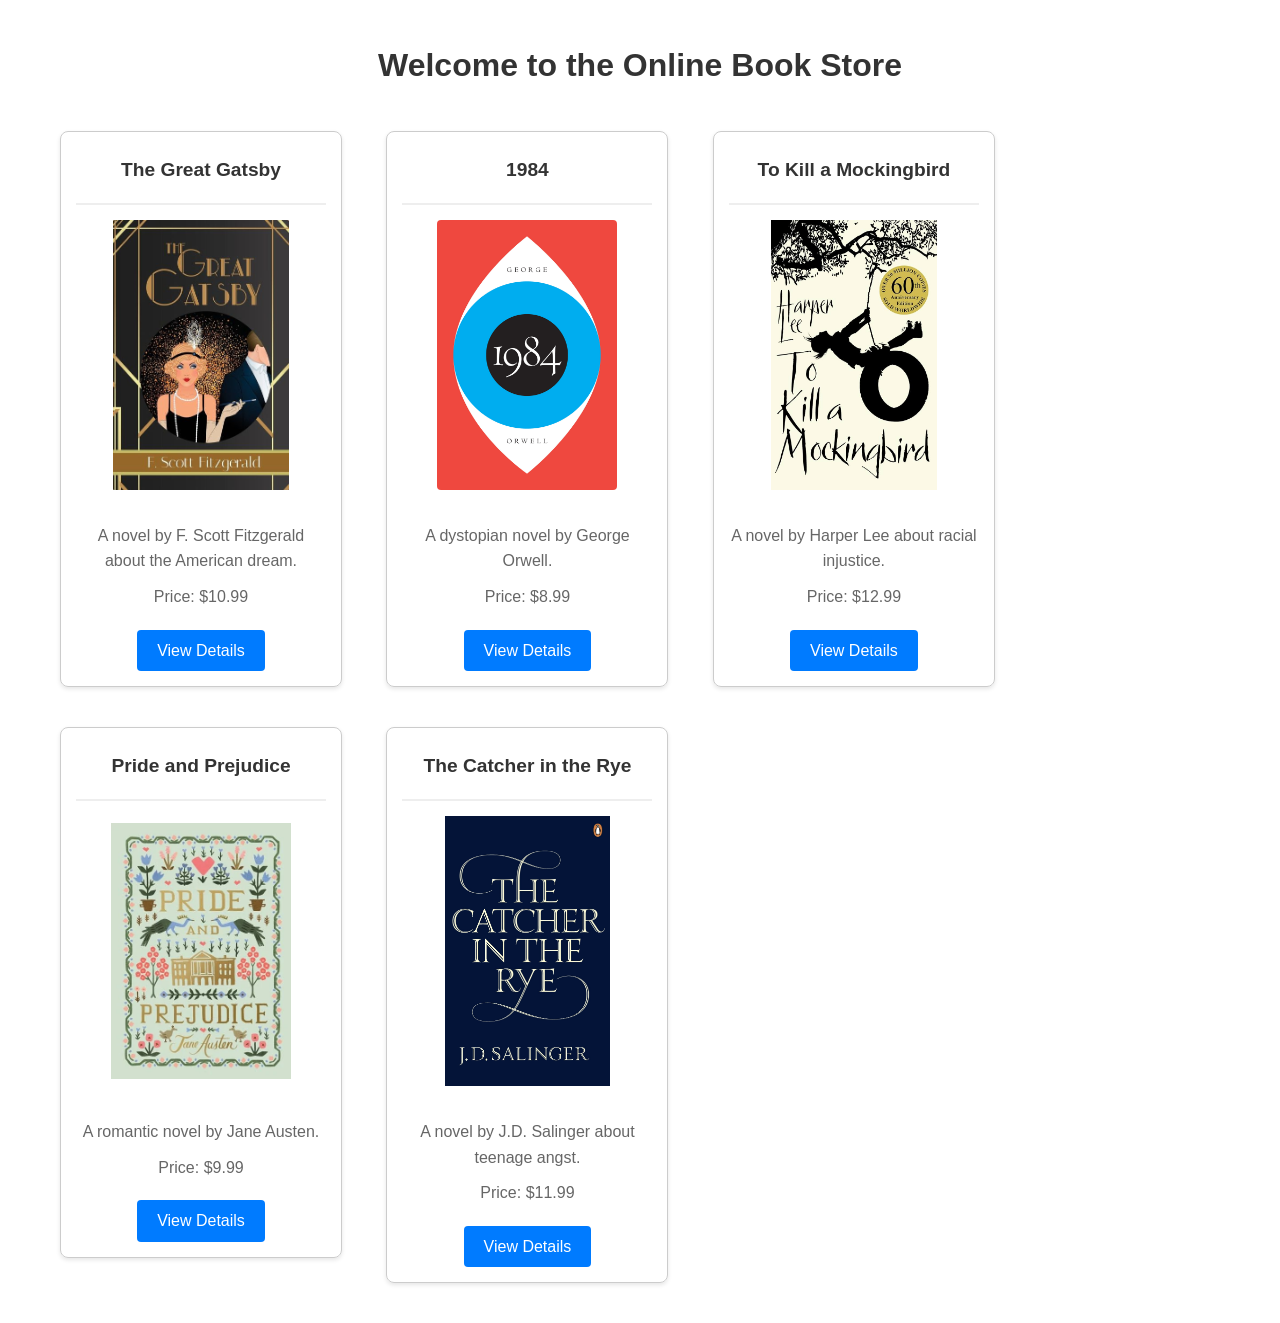
<file: index.html>
<!DOCTYPE html>
<html lang="en">

<head>
    <meta charset="UTF-8">
    <title>Online Book Store</title>
    <link rel="stylesheet" href="styles.css">
</head>

<body>
    <h1>Welcome to the Online Book Store</h1>
    <div class="item">
        <h2>The Great Gatsby</h2>
        <img src="assets/great_gatsby.jpg" alt="The Great Gatsby">
        <p>A novel by F. Scott Fitzgerald about the American dream.</p>
        <p>Price: $10.99</p>
        <a href="book1.html">View Details</a>
    </div>
    <div class="item">
        <h2>1984</h2>
        <img src="assets/1984.jpg" alt="1984">
        <p>A dystopian novel by George Orwell.</p>
        <p>Price: $8.99</p>
        <a href="book2.html">View Details</a>
    </div>
    <div class="item">
        <h2>To Kill a Mockingbird</h2>
        <img src="assets/to_kill_a_mockingbird.jpg" alt="To Kill a Mockingbird">
        <p>A novel by Harper Lee about racial injustice.</p>
        <p>Price: $12.99</p>
        <a href="book3.html">View Details</a>
    </div>
    <div class="item">
        <h2>Pride and Prejudice</h2>
        <img src="assets\pride_and_prejudice.webp" alt="Pride and Prejudice">
        <p>A romantic novel by Jane Austen.</p>
        <p>Price: $9.99</p>
        <a href="book4.html">View Details</a>
    </div>
    <div class="item">
        <h2>The Catcher in the Rye</h2>
        <img src="assets/the_catcher_in_the_rye.jpg" alt="The Catcher in the Rye">
        <p>A novel by J.D. Salinger about teenage angst.</p>
        <p>Price: $11.99</p>
        <a href="book5.html">View Details</a>
    </div>
</body>

</html>
</file>
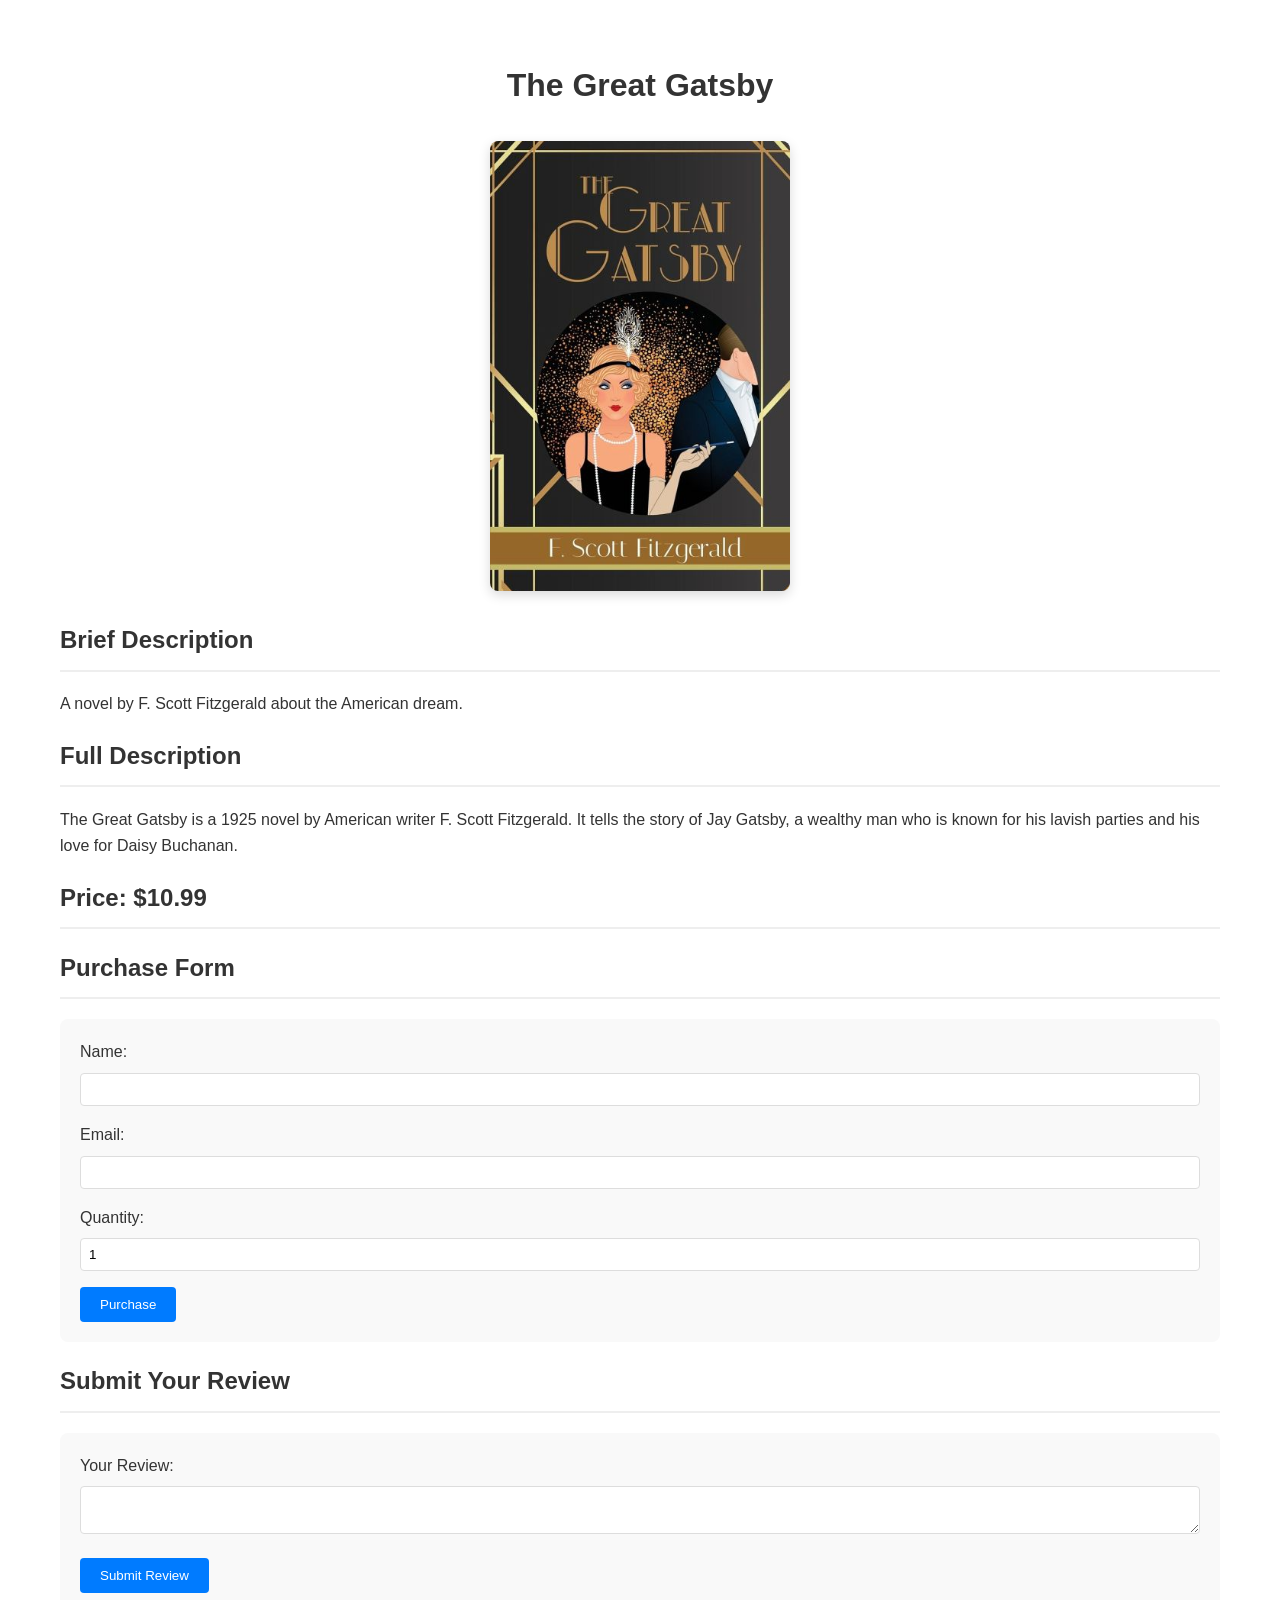
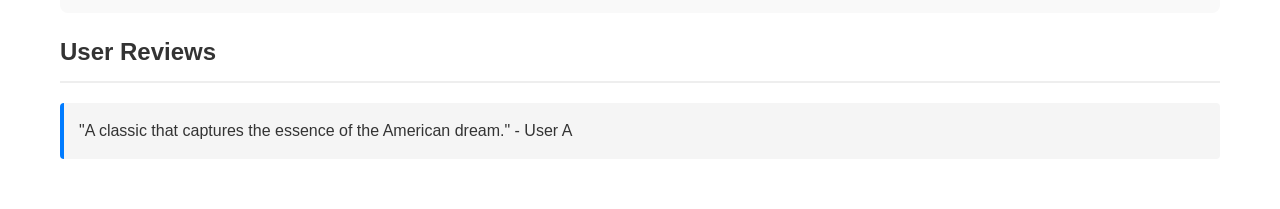
<file: book1.html>
<!DOCTYPE html>
<html lang="en">

<head>
    <meta charset="UTF-8">
    <title>The Great Gatsby - Book Details</title>
    <link rel="stylesheet" href="styles.css">
    <script src="script.js"></script>
</head>

<body>
    <div class="container">
        <h1>The Great Gatsby</h1>
        <img src="assets/great_gatsby.jpg" alt="The Great Gatsby">
        <h2>Brief Description</h2>
        <p>A novel by F. Scott Fitzgerald about the American dream.</p>
        <h2>Full Description</h2>
        <p>The Great Gatsby is a 1925 novel by American writer F. Scott Fitzgerald. It tells the story of Jay Gatsby, a
            wealthy man who is known for his lavish parties and his love for Daisy Buchanan.</p>
        <h2>Price: $10.99</h2>

        <h2>Purchase Form</h2>
        <form id="purchaseForm">
            <label for="name">Name:</label>
            <input type="text" id="nameInput" name="name" required>
            <label for="email">Email:</label>
            <input type="email" id="email" name="email" required>
            <label for="quantity">Quantity:</label>
            <input type="number" id="quantity" name="quantity" min="1" value="1" required>
            <input type="submit" value="Purchase">
        </form>

        <h2>Submit Your Review</h2>
        <form id="reviewForm">
            <label for="review">Your Review:</label>
            <textarea id="reviewInput" name="review" required></textarea>
            <input type="submit" value="Submit Review">
        </form>

        <h2>User Reviews</h2>
        <div id="reviewContainer">
            <div class="review">"A classic that captures the essence of the American dream." - User A</div>
        </div>
    </div>
</body>

</html>
</file>
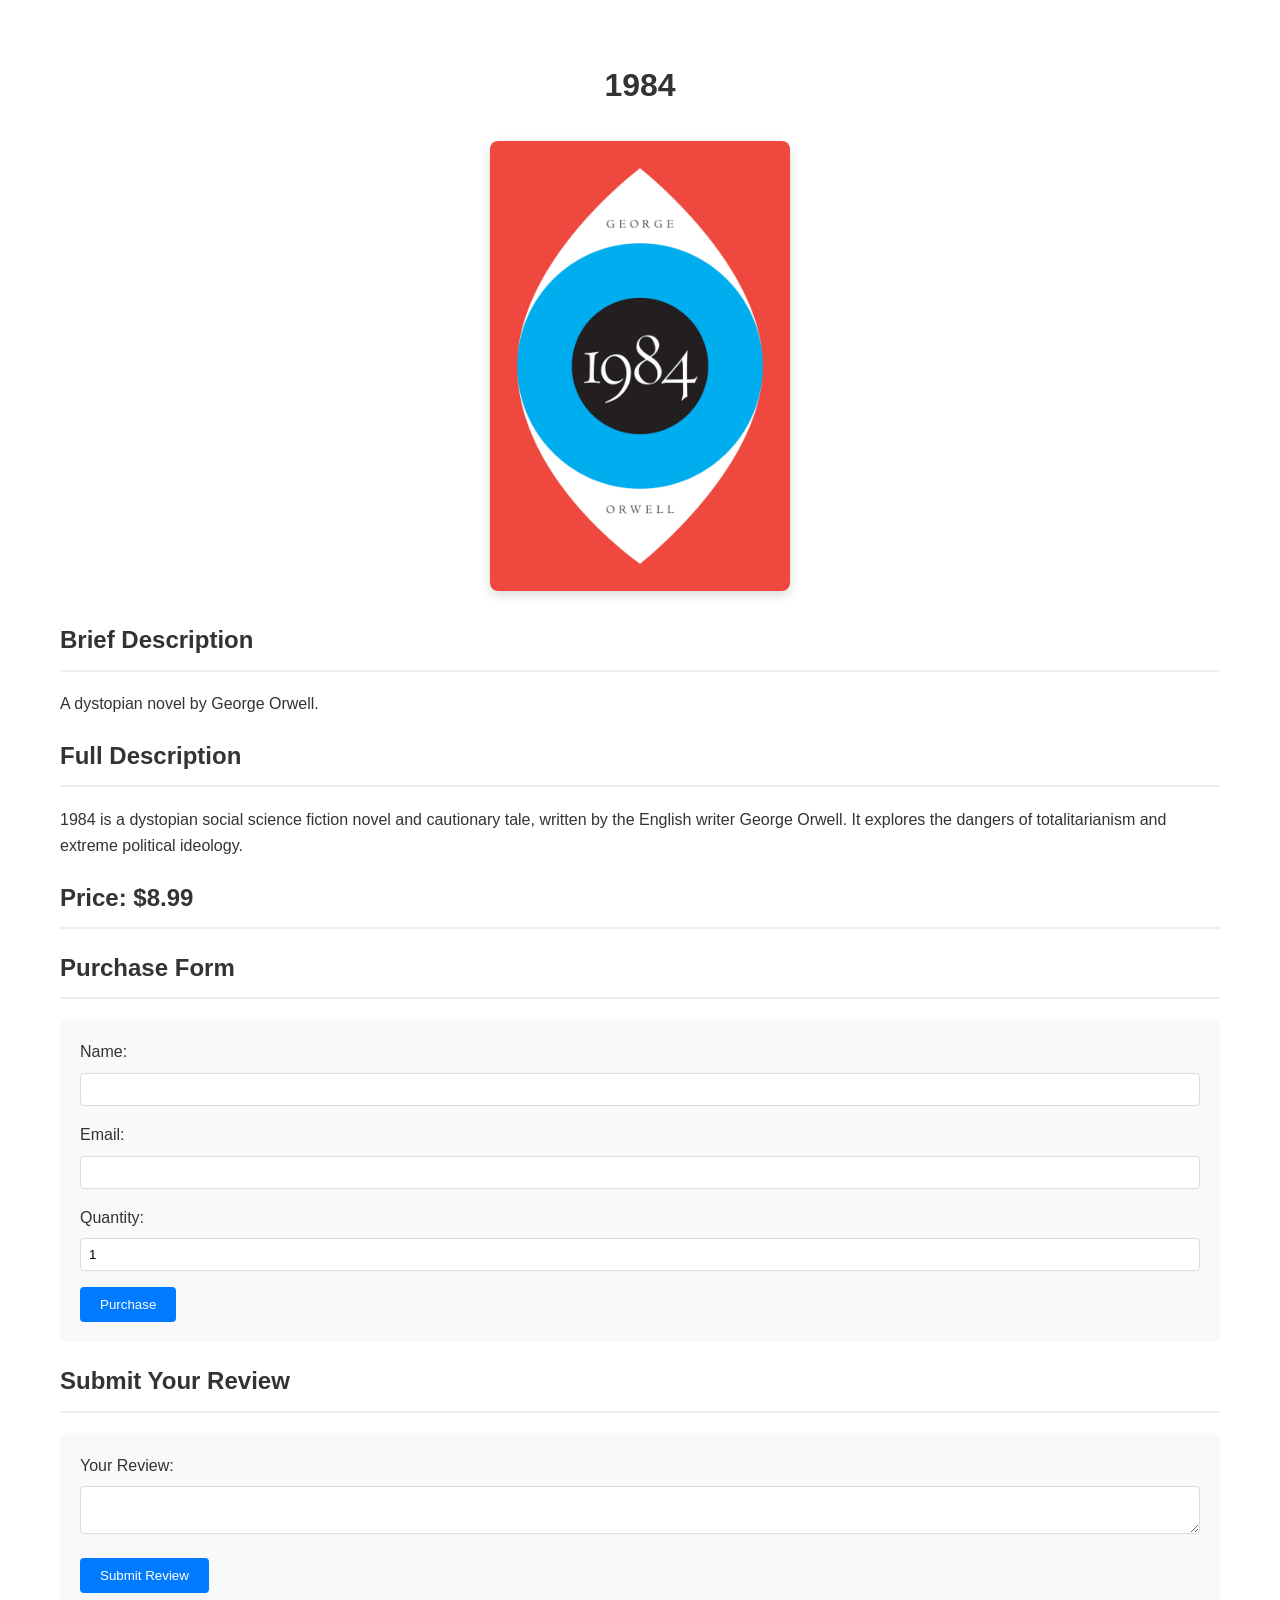
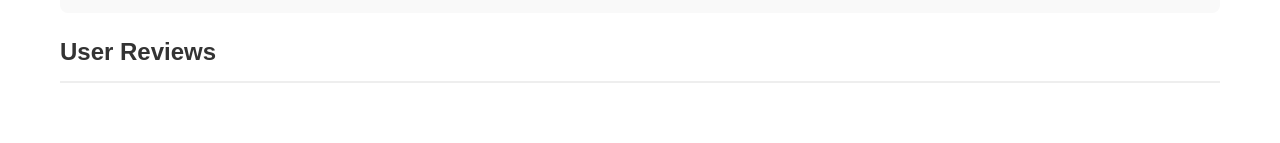
<file: book2.html>
<!DOCTYPE html>
<html lang="en">

<head>
    <meta charset="UTF-8">
    <title>1984 - Book Details</title>
    <link rel="stylesheet" href="styles.css">
    <script src="script.js"></script>
</head>

<body>
    <div class="container">
        <h1>1984</h1>
        <img src="assets/1984.jpg" alt="1984">
        <h2>Brief Description</h2>
        <p>A dystopian novel by George Orwell.</p>
        <h2>Full Description</h2>
        <p>1984 is a dystopian social science fiction novel and cautionary tale, written by the English writer George
            Orwell. It explores the dangers of totalitarianism and extreme political ideology.</p>
        <h2>Price: $8.99</h2>

        <h2>Purchase Form</h2>
        <form id="purchaseForm">
            <label for="name">Name:</label>
            <input type="text" id="nameInput" name="name" required>
            <label for="email">Email:</label>
            <input type="email" id="email" name="email" required>
            <label for="quantity">Quantity:</label>
            <input type="number" id="quantity" name="quantity" min="1" value="1" required>
            <input type="submit" value="Purchase">
        </form>

        <h2>Submit Your Review</h2>
        <form id="reviewForm">
            <label for="review">Your Review:</label>
            <textarea id="reviewInput" name="review" required></textarea>
            <input type="submit" value="Submit Review">
        </form>

        <h2>User Reviews</h2>
        <div id="reviewContainer">
        </div>
    </div>
</body>

</html>
</file>
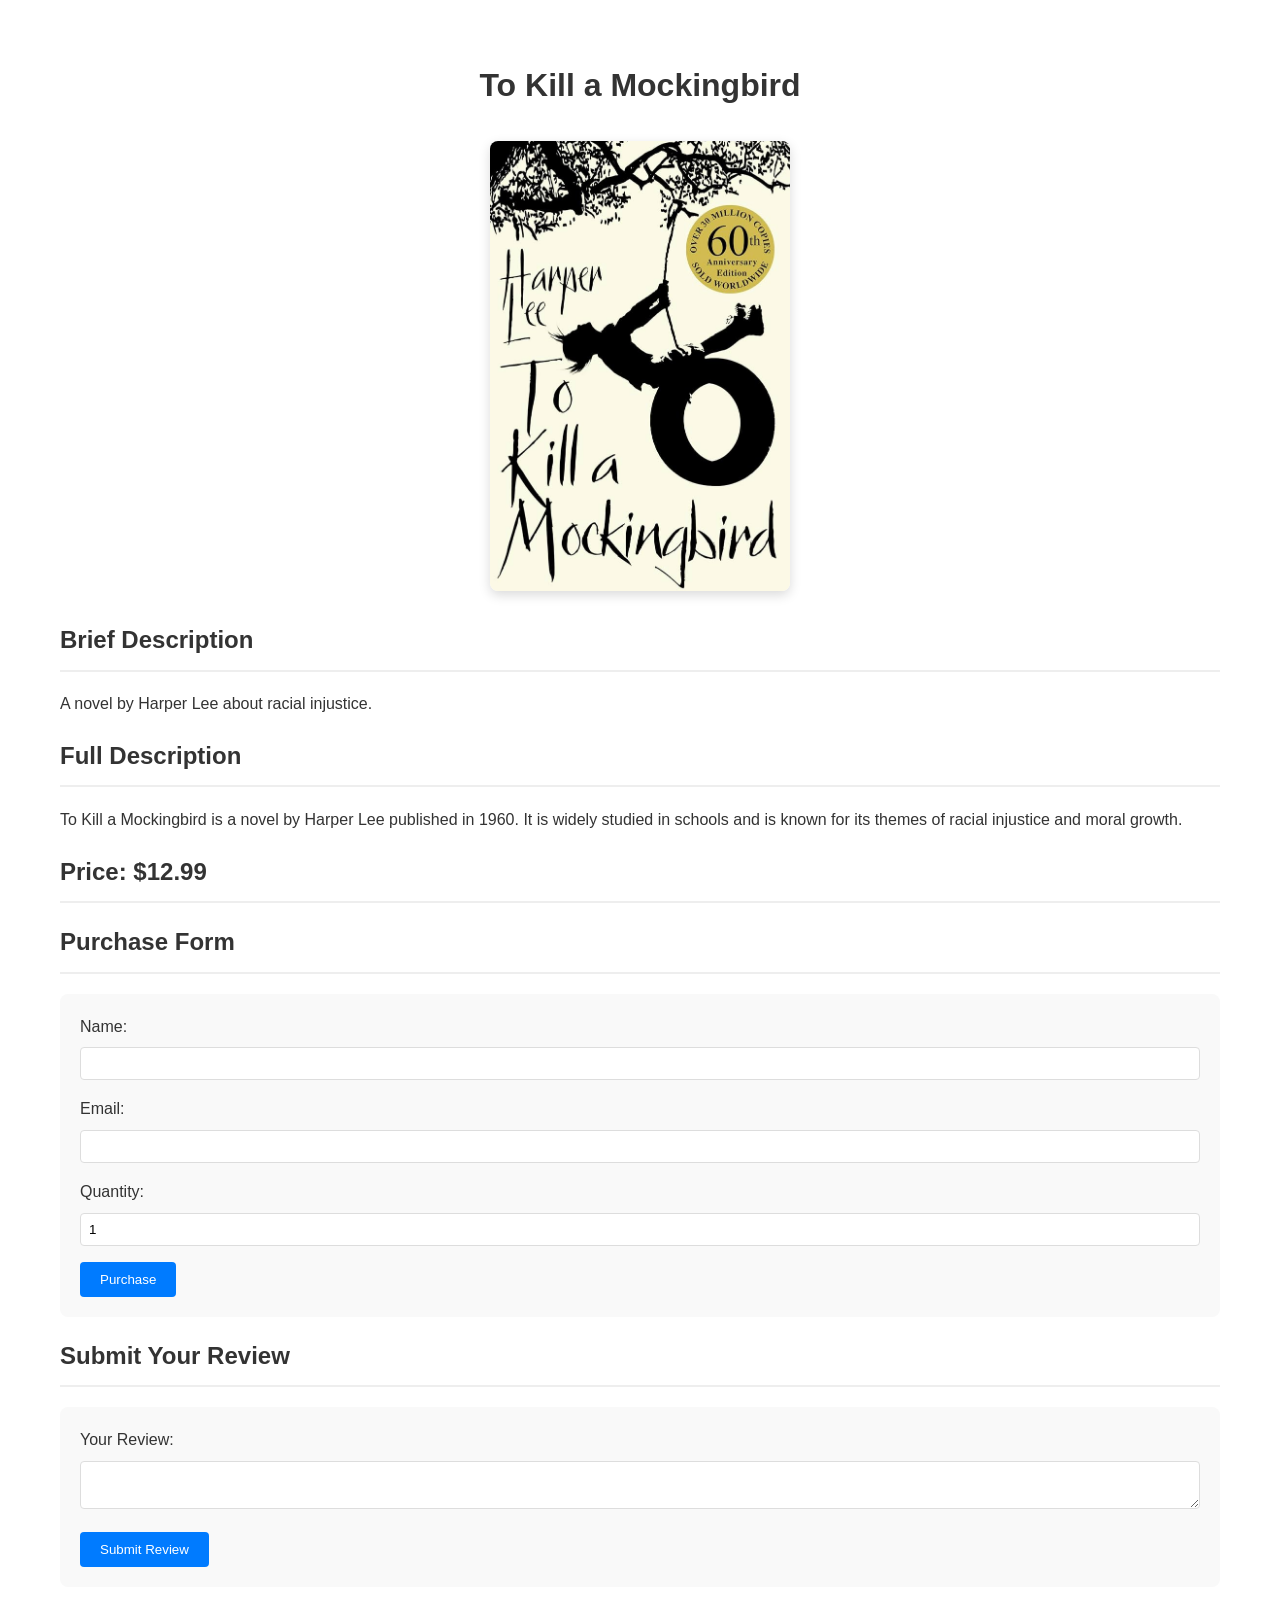
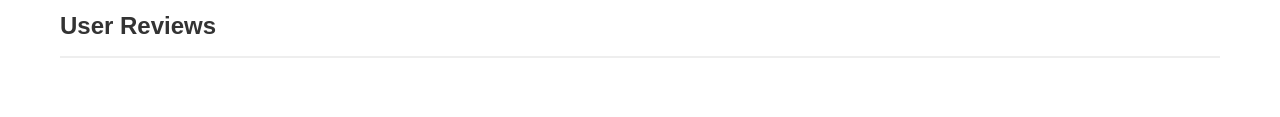
<file: book3.html>
<!DOCTYPE html>
<html lang="en">

<head>
    <meta charset="UTF-8">
    <title>To Kill a Mockingbird - Book Details</title>
    <link rel="stylesheet" href="styles.css">
    <script src="script.js"></script>
</head>

<body>
    <div class="container">
        <h1>To Kill a Mockingbird</h1>
        <img src="assets/to_kill_a_mockingbird.jpg" alt="To Kill a Mockingbird">
        <h2>Brief Description</h2>
        <p>A novel by Harper Lee about racial injustice.</p>
        <h2>Full Description</h2>
        <p>To Kill a Mockingbird is a novel by Harper Lee published in 1960. It is widely studied in schools and is
            known for its themes of racial injustice and moral growth.</p>
        <h2>Price: $12.99</h2>

        <h2>Purchase Form</h2>
        <form id="purchaseForm">
            <label for="name">Name:</label>
            <input type="text" id="nameInput" name="name" required>
            <label for="email">Email:</label>
            <input type="email" id="email" name="email" required>
            <label for="quantity">Quantity:</label>
            <input type="number" id="quantity" name="quantity" min="1" value="1" required>
            <input type="submit" value="Purchase">
        </form>

        <h2>Submit Your Review</h2>
        <form id="reviewForm">
            <label for="review">Your Review:</label>
            <textarea id="reviewInput" name="review" required></textarea>
            <input type="submit" value="Submit Review">
        </form>

        <h2>User Reviews</h2>
        <div id="reviewContainer">
        </div>
    </div>
</body>

</html>
</file>
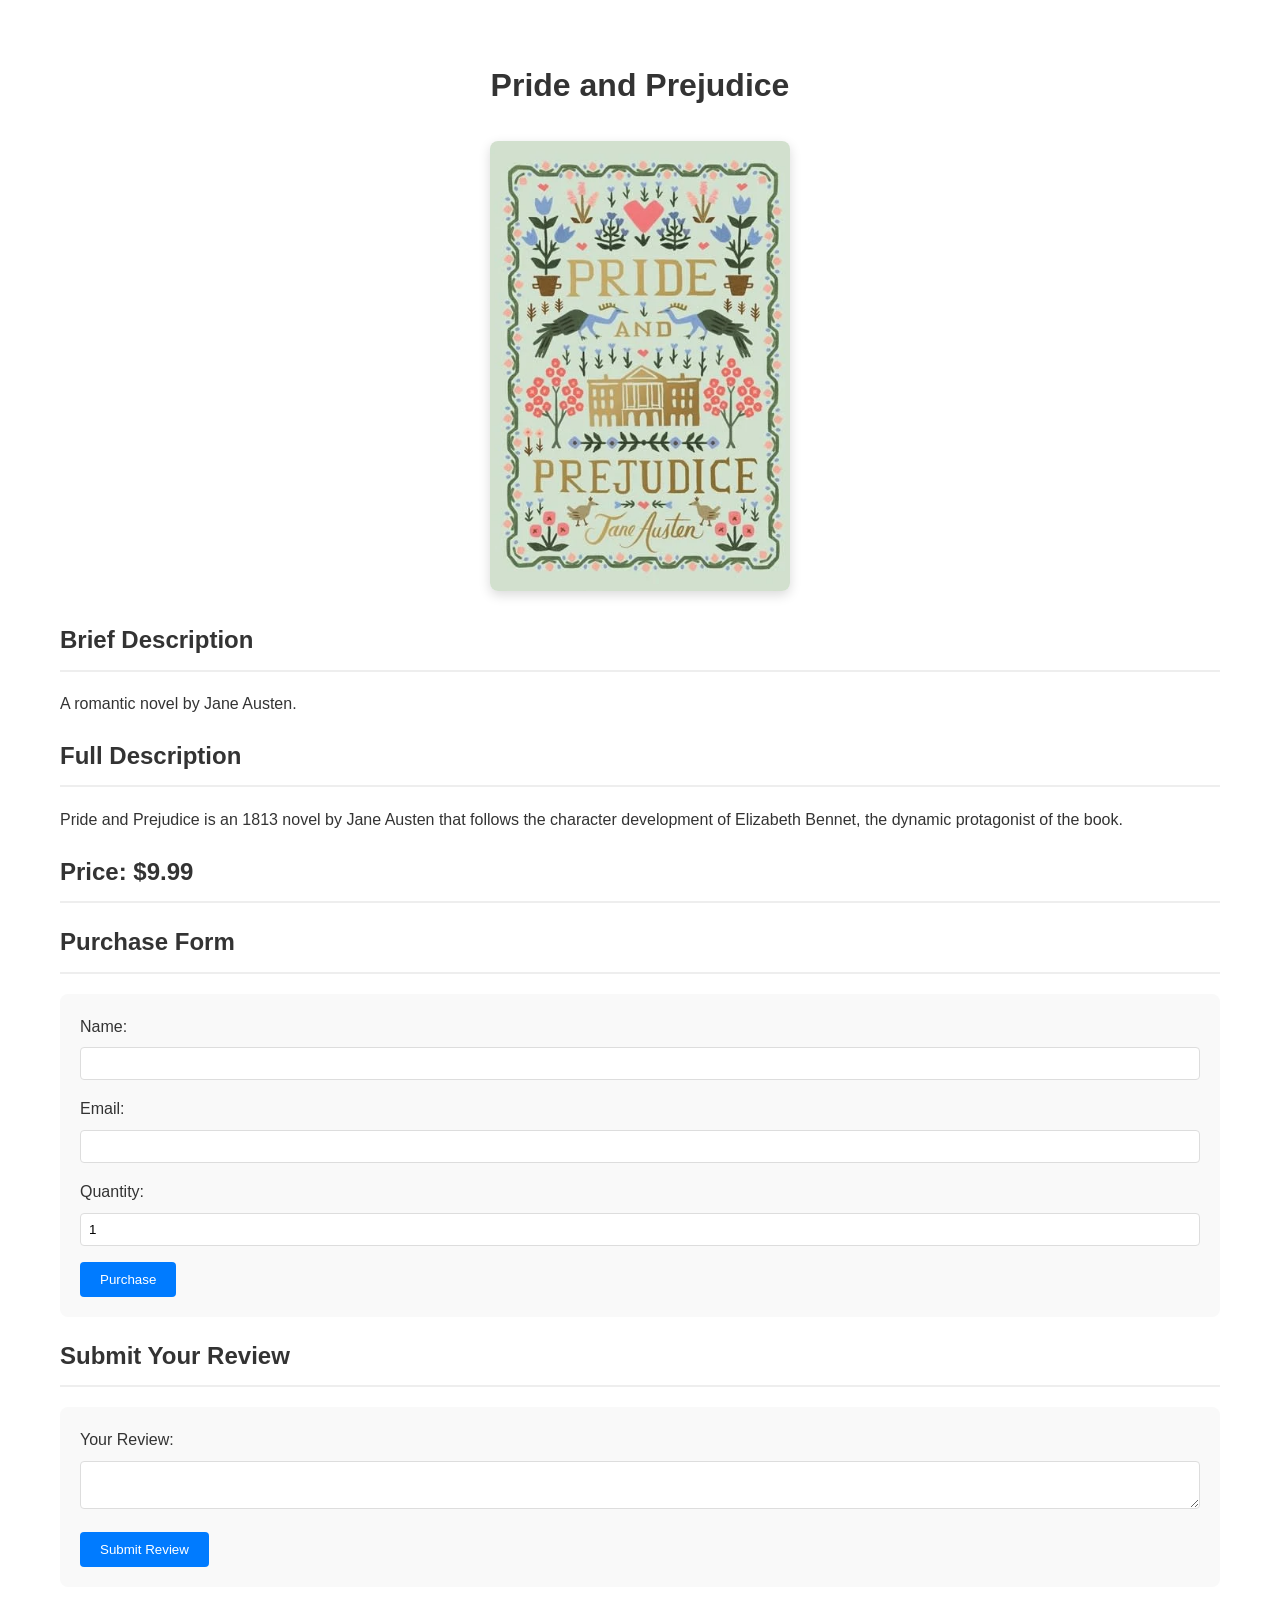
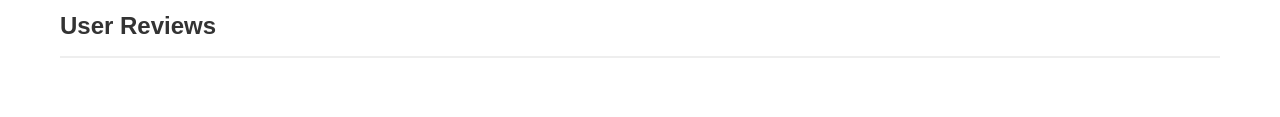
<file: book4.html>
<!DOCTYPE html>
<html lang="en">

<head>
    <meta charset="UTF-8">
    <title>Pride and Prejudice - Book Details</title>
    <link rel="stylesheet" href="styles.css">
    <script src="script.js"></script>
</head>

<body>
    <div class="container">
        <h1>Pride and Prejudice</h1>
        <img src="assets/pride_and_prejudice.webp" alt="Pride and Prejudice">
        <h2>Brief Description</h2>
        <p>A romantic novel by Jane Austen.</p>
        <h2>Full Description</h2>
        <p>Pride and Prejudice is an 1813 novel by Jane Austen that follows the character development of Elizabeth
            Bennet, the dynamic protagonist of the book.</p>
        <h2>Price: $9.99</h2>

        <h2>Purchase Form</h2>
        <form id="purchaseForm">
            <label for="name">Name:</label>
            <input type="text" id="nameInput" name="name" required>
            <label for="email">Email:</label>
            <input type="email" id="email" name="email" required>
            <label for="quantity">Quantity:</label>
            <input type="number" id="quantity" name="quantity" min="1" value="1" required>
            <input type="submit" value="Purchase">
        </form>

        <h2>Submit Your Review</h2>
        <form id="reviewForm">
            <label for="review">Your Review:</label>
            <textarea id="reviewInput" name="review" required></textarea>
            <input type="submit" value="Submit Review">
        </form>

        <h2>User Reviews</h2>
        <div id="reviewContainer">
        </div>
    </div>
</body>

</html>
</file>
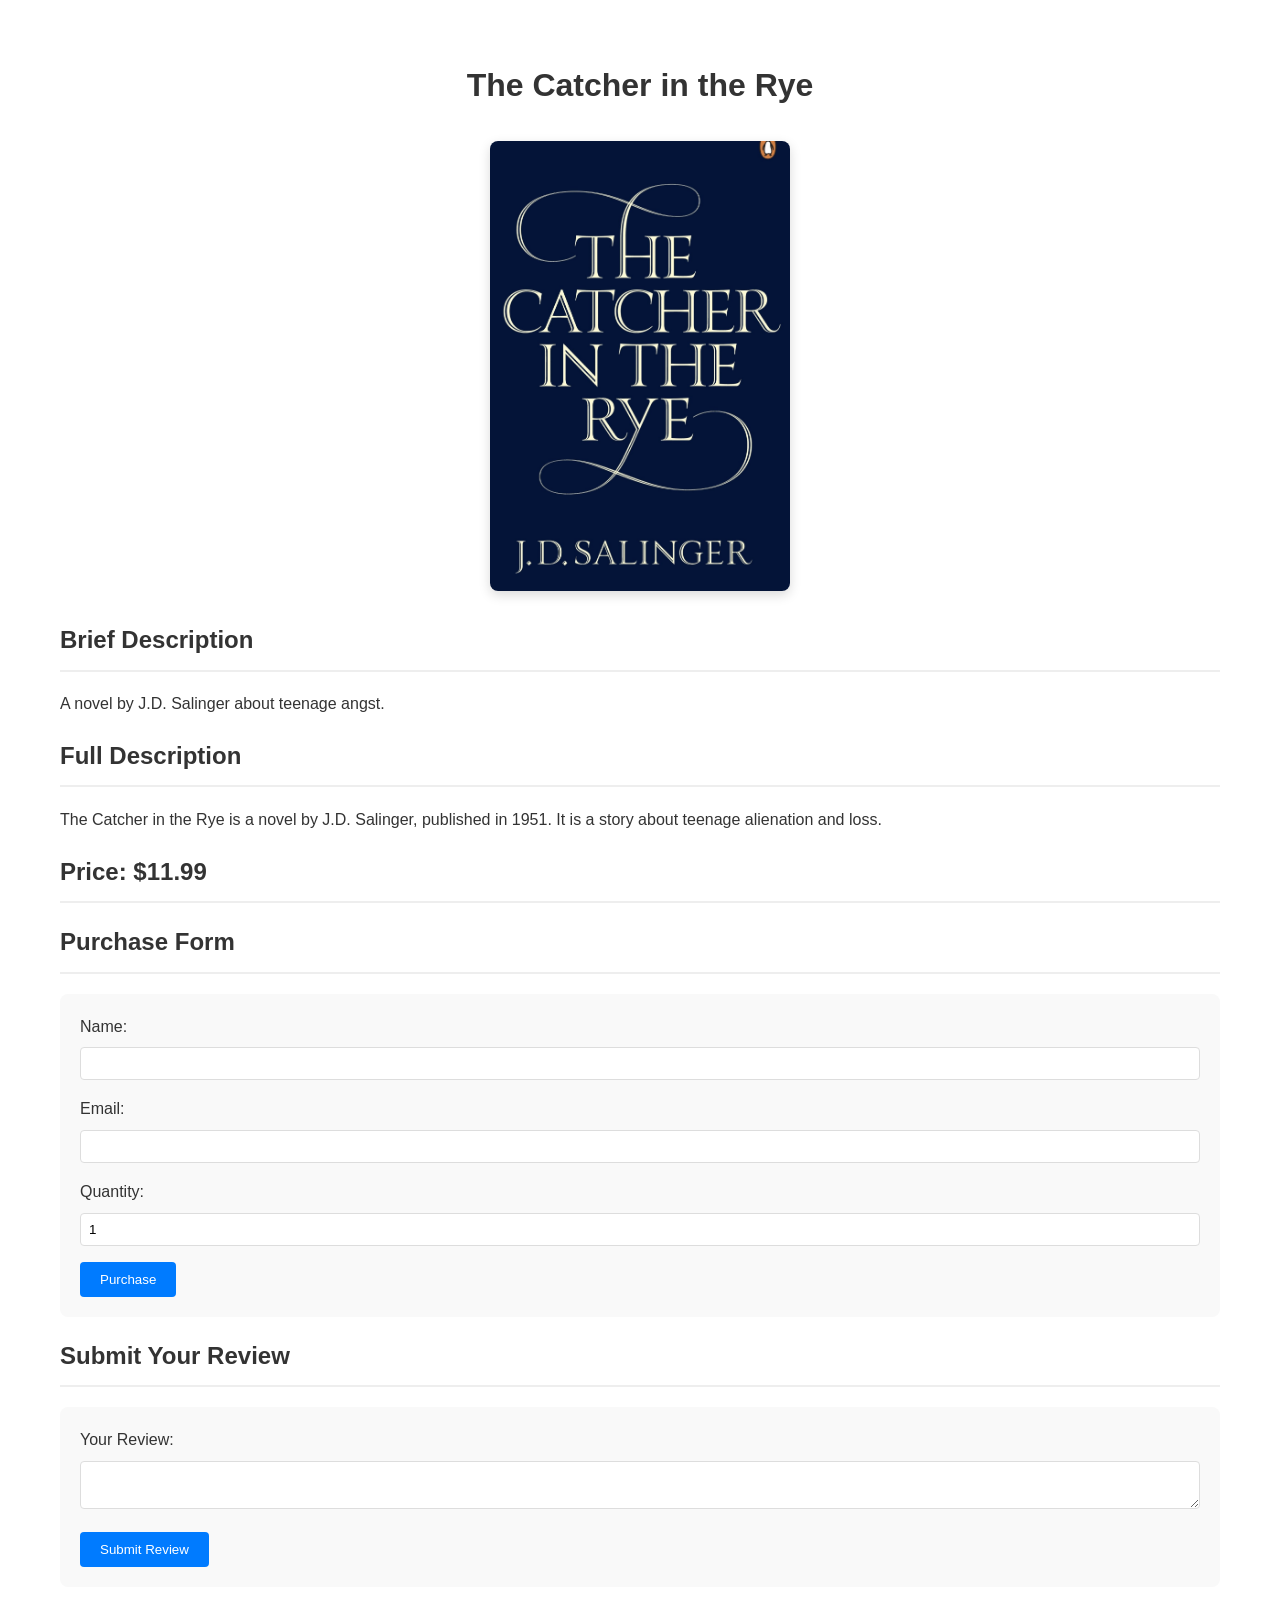
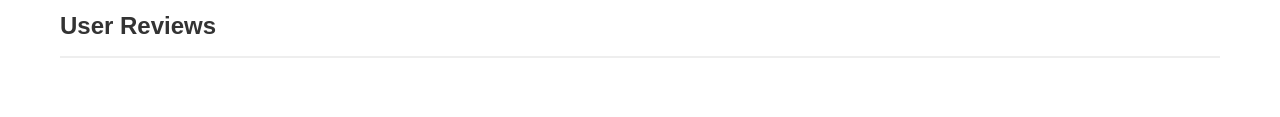
<file: book5.html>
<!DOCTYPE html>
<html lang="en">

<head>
    <meta charset="UTF-8">
    <title>The Catcher in the Rye - Book Details</title>
    <link rel="stylesheet" href="styles.css">
    <script src="script.js"></script>
</head>

<body>
    <div class="container">
        <h1>The Catcher in the Rye</h1>
        <img src="assets\the_catcher_in_the_rye.jpg" alt="The Catcher in the Rye">
        <h2>Brief Description</h2>
        <p>A novel by J.D. Salinger about teenage angst.</p>
        <h2>Full Description</h2>
        <p>The Catcher in the Rye is a novel by J.D. Salinger, published in 1951. It is a story about teenage alienation
            and loss.</p>
        <h2>Price: $11.99</h2>

        <h2>Purchase Form</h2>
        <form id="purchaseForm">
            <label for="name">Name:</label>
            <input type="text" id="nameInput" name="name" required>
            <label for="email">Email:</label>
            <input type="email" id="email" name="email" required>
            <label for="quantity">Quantity:</label>
            <input type="number" id="quantity" name="quantity" min="1" value="1" required>
            <input type="submit" value="Purchase">
        </form>

        <h2>Submit Your Review</h2>
        <form id="reviewForm">
            <label for="review">Your Review:</label>
            <textarea id="reviewInput" name="review" required></textarea>
            <input type="submit" value="Submit Review">
        </form>

        <h2>User Reviews</h2>
        <div id="reviewContainer">
        </div>
    </div>
</body>

</html>
</file>
<file: styles.css>
/* Global styles */
body {
    font-family: Arial, sans-serif;
    max-width: 1200px;
    margin: 0 auto;
    padding: 20px;
    line-height: 1.6;
    color: #333;
}

/* Container styles */
.container {
    max-width: 1200px;
    margin: 0 auto;
    padding: 20px;
}

/* Book item styles (for index page) */
.item {
    margin: 20px;
    border: 1px solid #ccc;
    border-radius: 8px;
    padding: 15px;
    display: inline-block;
    width: 250px;
    text-align: center;
    vertical-align: top;
    box-shadow: 0 2px 4px rgba(0, 0, 0, 0.1);
    transition: transform 0.2s;
}

.item:hover {
    transform: translateY(-5px);
    box-shadow: 0 4px 8px rgba(0, 0, 0, 0.2);
}

.item h2 {
    margin: 0 0 15px 0;
    font-size: 1.2em;
    color: #333;
    height: 2.4em;
    display: flex;
    align-items: center;
    justify-content: center;
}

.item img {
    width: 180px;
    height: 270px;
    object-fit: scale-down;
    margin-bottom: 15px;
    border-radius: 4px;
}

.item p {
    margin: 10px 0;
    color: #666;
}

.item a {
    display: inline-block;
    background-color: #007bff;
    color: white;
    padding: 8px 20px;
    text-decoration: none;
    border-radius: 4px;
    margin-top: 10px;
    transition: background-color 0.2s;
}

.item a:hover {
    background-color: #0056b3;
}

/* Book detail page styles */
.book-detail {
    max-width: 800px;
    margin: 0 auto;
    padding: 20px;
}

.book-detail img {
    max-width: 300px;
    height: auto;
    display: block;
    margin: 20px auto;
    border-radius: 8px;
    box-shadow: 0 4px 8px rgba(0, 0, 0, 0.1);
}

/* Form styles */
form {
    margin: 20px 0;
    padding: 20px;
    background: #f9f9f9;
    border-radius: 8px;
}

input[type="text"],
input[type="email"],
input[type="number"],
textarea {
    width: 100%;
    padding: 8px;
    margin: 8px 0 16px;
    border: 1px solid #ddd;
    border-radius: 4px;
    box-sizing: border-box;
}

input[type="submit"] {
    background-color: #007bff;
    color: white;
    padding: 10px 20px;
    border: none;
    border-radius: 4px;
    cursor: pointer;
    transition: background-color 0.2s;
}

input[type="submit"]:hover {
    background-color: #0056b3;
}

/* Review styles */
.review {
    background: #f5f5f5;
    padding: 15px;
    margin: 10px 0;
    border-radius: 4px;
    border-left: 4px solid #007bff;
}

/* Navigation */
.back-link {
    display: inline-block;
    margin: 20px 0;
    color: #007bff;
    text-decoration: none;
}

.back-link:hover {
    text-decoration: underline;
}

/* Headings */
h1 {
    text-align: center;
    color: #333;
    margin: 20px 0;
    font-size: 2em;
}

h2 {
    color: #333;
    margin-top: 20px;
    padding-bottom: 10px;
    border-bottom: 2px solid #eee;
    font-size: 1.5em;
}

/* Book detail page image styles */
.container img {
    width: 300px;
    height: 450px;
    object-fit: cover;
    display: block;
    margin: 30px auto;
    border-radius: 8px;
    box-shadow: 0 4px 12px rgba(0, 0, 0, 0.15);
    transition: transform 0.3s ease;
}

.container img:hover {
    transform: scale(1.02);
    box-shadow: 0 6px 16px rgba(0, 0, 0, 0.2);
}
</file>
